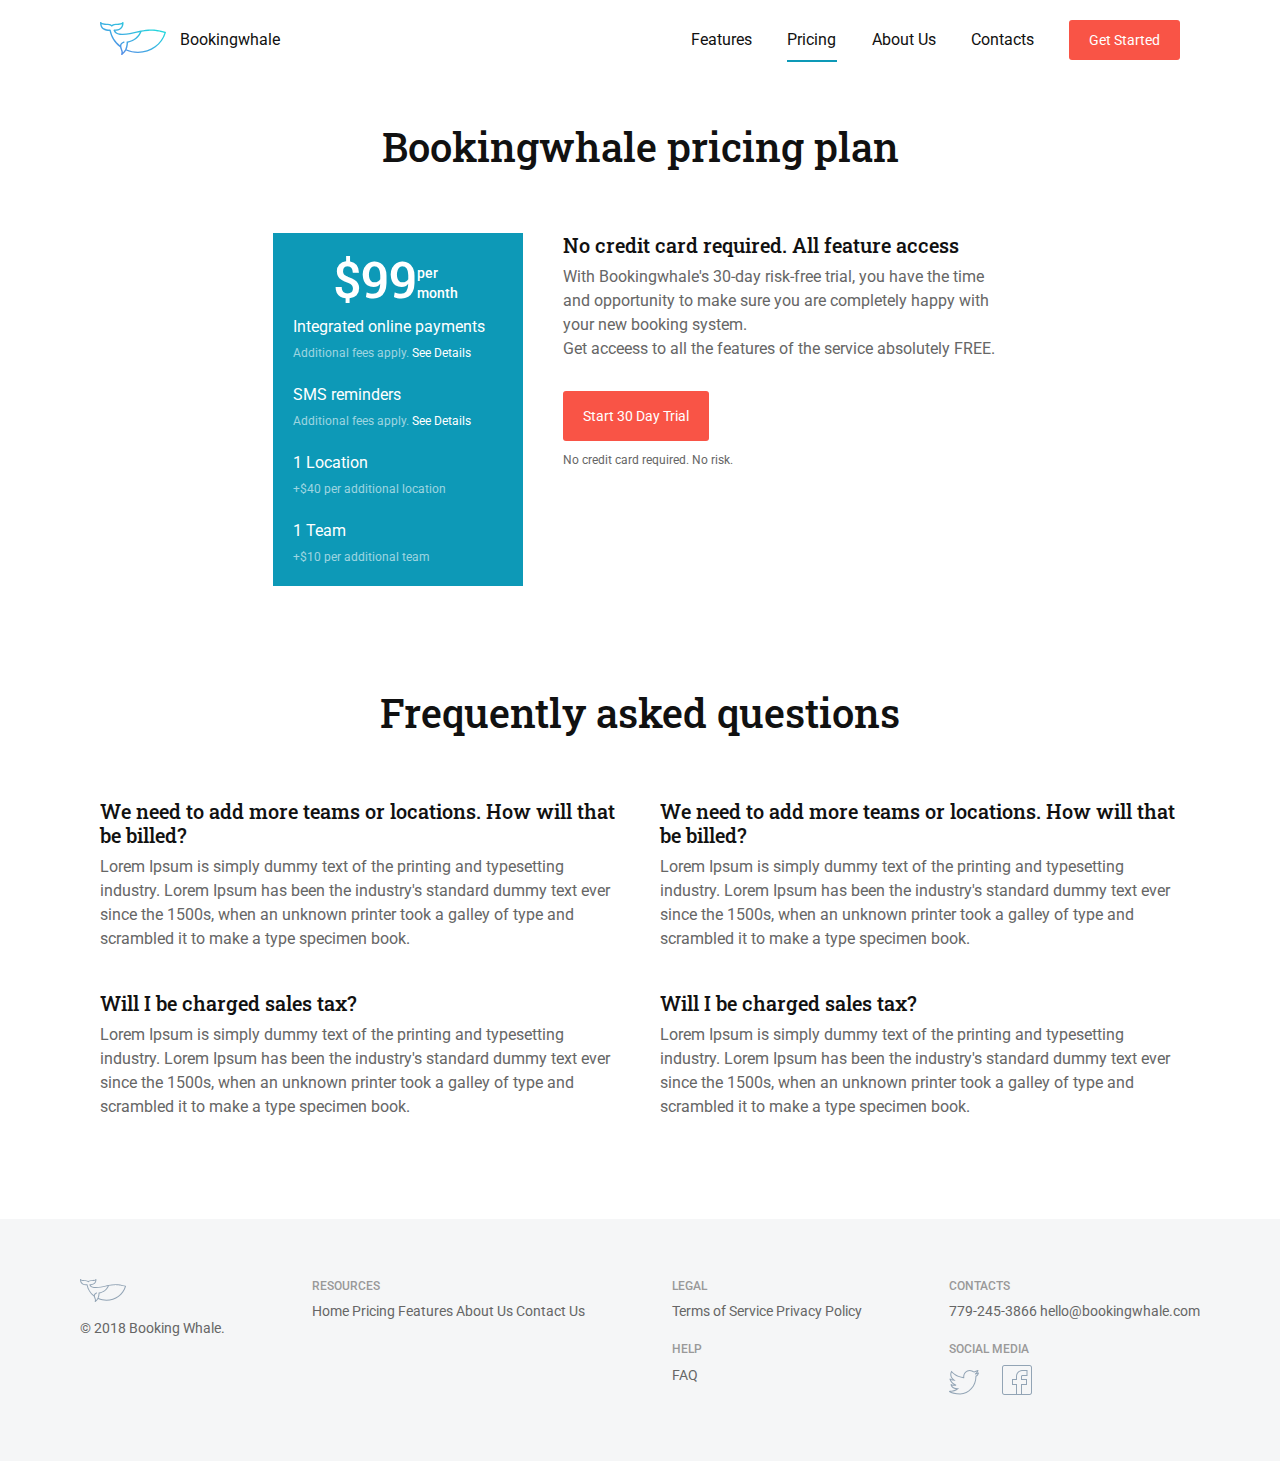
<file: pricing.html>
<!DOCTYPE html>
<html>
<head>
	<title>Pricing</title>
	<meta name="viewport" content="width=device-width, initial-scale=1, maximum-scale=1, user-scalable=no">
	<link rel="stylesheet" href="https://maxcdn.bootstrapcdn.com/bootstrap/4.0.0/css/bootstrap.min.css" integrity="sha384-Gn5384xqQ1aoWXA+058RXPxPg6fy4IWvTNh0E263XmFcJlSAwiGgFAW/dAiS6JXm" crossorigin="anonymous">
	<link rel="stylesheet" type="text/css" href="style.css">
</head>
<body>
<div class="main-wrapper">
	<!-- ============================= HEADER ============================= -->
	<div class="header">
		<div class="logo">
			<a href="index.html">
				<svg width="66" height="33" viewBox="0 0 66 33" xmlns="http://www.w3.org/2000/svg" xmlns:xlink="http://www.w3.org/1999/xlink">
					<defs>
						<linearGradient id="b" x1="1.444%" y1="0%" y2="100%">
							<stop stop-color="#17EAD9" offset="0%"></stop>
							<stop stop-color="#6078EA" offset="100%"></stop>
						</linearGradient>
							<path id="a" d="M61.093 29.61c-.464-.086-.83.157-.9.523-1.164 6.116-4.506 11.414-9.18 15.232a4.427 4.427 0 0 0-.135-.666c-.402-1.345-1.447-2.427-3.47-3.189-.365-.137-.78.033-.923.38a.67.67 0 0 0 .4.878c1.562.586 2.348 1.36 2.627 2.296.123.413.152.87.114 1.362-.026.02-.361 1.65-.361 1.65l-.195.371.147-.09-.106.327c-.12.353-.246.677-.365.986-.376.963-.702 1.795-.66 2.868a10.74 10.74 0 0 1-1.848-2.51c.062-.03.123-.062.185-.094l-.264.032-.567-1.08.048-.115c-1.373-3.347-1.217-6.678-1.217-6.692-.002-.054-.006-.08-.01-.108a.58.58 0 0 0-.029-.126c-.03-.074-.044-.097-.055-.12a1.055 1.055 0 0 0-.079-.105 1.086 1.086 0 0 0-.097-.089.752.752 0 0 0-.244-.117c-3.147-.428-5.95-1.64-8.237-3.442a15.563 15.563 0 0 1-4.565-5.809c1.018.23 2.028.47 3.033.71 4.636 1.105 9.256 2.206 14.9 2.113.362-.007.716-.017 1.059-.031a49.24 49.24 0 0 0 1.083-.06c1.72-.21 3.009-.681 3.999-1.37 1.127-.782 1.86-1.836 2.26-3.062.011-.039.015-.063.019-.088a.48.48 0 0 0 .009-.128c-.006-.093-.013-.114-.019-.135-.023-.082-.034-.103-.044-.124-.038-.075-.053-.093-.066-.112-.055-.067-.071-.08-.09-.096a.638.638 0 0 0-.108-.083c-.078-.044-.104-.052-.13-.061a.59.59 0 0 0-.132-.033c-2.196-.114-4.23-.449-5.7-1.457-1.145-.787-1.972-2.018-2.264-3.927 1.284.602 3.014.68 4.736.757 2.136.096 4.255.19 4.928 1.3a.727.727 0 0 0 1.228 0c.675-1.11 2.792-1.204 4.924-1.3 1.724-.077 3.456-.155 4.736-.757-.308 2.03-1.227 3.294-2.488 4.074-1.566.968-3.705 1.247-5.887 1.317zM16.246 46.277c-4.52-3.3-7.966-7.932-9.658-13.389.431-.13 1.276-.364 1.276-.364l1.394-.364 1.171-.274 1.415-.297 1.19-.214 1.443-.217 1.21-.149 2.723-.2 1.543-.033s.867.005 1.293.018l1.646.084c2.308.16 4.46.506 6.543.928 1.093 2.86 2.954 5.33 5.333 7.207a18.123 18.123 0 0 0 8.236 3.621c.02 1.183.207 3.953 1.378 6.745A28.72 28.72 0 0 1 33.043 51.7c-6.244 0-12.098-1.996-16.797-5.424zm53.446-23.962c-.741 1.123-2.891 1.22-5.025 1.314-2.118.096-4.224.19-5.473 1.257-1.25-1.066-3.355-1.16-5.472-1.257-2.136-.095-4.287-.191-5.027-1.314A.722.722 0 0 0 48.09 22c-.39.002-.705.305-.704.676.015 3.322 1.183 5.338 2.967 6.562 1.494 1.027 3.393 1.46 5.388 1.633a4.496 4.496 0 0 1-1.399 1.567c-.818.57-1.914.96-3.331 1.114a35.256 35.256 0 0 1-1.997.088c-5.445.09-9.978-.992-14.53-2.078a163.065 163.065 0 0 0-4.28-.979.737.737 0 0 0-.196-.042c-6.59-1.37-13.828-2.02-24.374 1.218-.487.112-.713.483-.61.842 1.697 6.03 5.42 11.144 10.362 14.748 4.939 3.604 11.095 5.702 17.657 5.702 4.225 0 8.266-.872 11.922-2.441.854 1.594 2.075 3.117 3.824 4.272.323.21.764.133.986-.172a.649.649 0 0 0 .086-.604c-.647-1.77-.27-2.74.21-3.969.128-.326.262-.669.388-1.042.227-.676.402-1.324.502-1.946.228-.17.457-.338.677-.515 4.92-3.909 8.477-9.367 9.825-15.69 2.29-.096 4.537-.438 6.288-1.52 1.936-1.198 3.223-3.236 3.247-6.716a.666.666 0 0 0-.33-.605.73.73 0 0 0-.977.212z"></path>
						</defs>
						<use fill="url(#b)" transform="matrix(-1 0 0 1 71 -22)" xlink:href="#a" fill-rule="evenodd"></use>
				</svg>
				<span class="logo-txt">Bookingwhale<span>
			</a>
		</div>
		<div class="nav">
			<a href="#">Features</a>
			<a href="#" class="active">Pricing</a>
			<a href="#">About Us</a>
			<a href="#">Contacts</a>
			<button class="get-started button medium">Get Started</button>
		</div>
		<div class="burger-menu" onclick="hide(1)">
			<span></span>
			<span></span>
			<span></span>
		</div>
	</div>
	<!-- ============================= CONTENT ============================= -->
	<div class="pricing-wrapper">
		<h2 class="caption">Bookingwhale pricing plan</h2>
		<div class="pricing-content">
			<div class="per-month">
				<h2>$99<span class="small-text">per month</span></h2>
				<p class="main-text">Integrated online payments</p>
				<span class="secondary-text">Additional fees apply. <a href="#">See Details</a></span>
				<p class="main-text">SMS reminders</p>
				<span class="secondary-text">Additional fees apply. <a href="#">See Details</a></span>
				<p class="main-text">1 Location</p>
				<span class="secondary-text">+$40 per additional location</span>
				<p class="main-text">1 Team</p>
				<span class="secondary-text">+$10 per additional team</span>
			</div>
			<div class="pricing-info">
				<h3>No credit card required. All feature access</h3>
				<p class="secondary-color">With Bookingwhale's 30-day risk-free trial, you have the time and opportunity to make sure you are completely happy with your new booking system.</p>
				<p class="secondary-color">Get acceess to all the features of the service absolutely FREE.</p>
				<button class="button large">Start 30 Day Trial</button>
				<p class="secondary-text secondary-color">No credit card required. No risk.</p>
			</div>
		</div>
	</div>
	<div class="block faq-wrapper">
		<h2 class="faq-caption">Frequently asked questions</h2>
		<div class="faq">
			<div>
				<h3>We need to add more teams or locations. How will that be billed?</h3>
				<p class="secondary-color">Lorem Ipsum is simply dummy text of the printing and typesetting industry. Lorem Ipsum has been the industry's standard dummy text ever since the 1500s, when an unknown printer took a galley of type and scrambled it to make a type specimen book.</p>
				<div class="divider"></div>
				<h3>Will I be charged sales tax?</h3>
				<p class="secondary-color">Lorem Ipsum is simply dummy text of the printing and typesetting industry. Lorem Ipsum has been the industry's standard dummy text ever since the 1500s, when an unknown printer took a galley of type and scrambled it to make a type specimen book.</p>
			</div>
			<div>
				<h3>We need to add more teams or locations. How will that be billed?</h3>
				<p class="secondary-color">Lorem Ipsum is simply dummy text of the printing and typesetting industry. Lorem Ipsum has been the industry's standard dummy text ever since the 1500s, when an unknown printer took a galley of type and scrambled it to make a type specimen book.</p>
				<div class="divider"></div>
				<h3>Will I be charged sales tax?</h3>
				<p class="secondary-color">Lorem Ipsum is simply dummy text of the printing and typesetting industry. Lorem Ipsum has been the industry's standard dummy text ever since the 1500s, when an unknown printer took a galley of type and scrambled it to make a type specimen book.</p>
			</div>
		</div>
	</div>
</div>
<!-- ============================= FOOTER ============================= -->
<div class="footer">
	<div class="footer-content">
		<div>
			<div class="footer-svg">
				<svg width="46" height="23" viewBox="0 0 46 23" fill="none" xmlns="http://www.w3.org/2000/svg">
				<path fill-rule="evenodd" clip-rule="evenodd" d="M39.0944 5.30301C38.7711 5.2432 38.5155 5.41287 38.467 5.66798C37.6556 9.93044 35.3262 13.6229 32.0691 16.2838C32.0474 16.1252 32.0193 15.9701 31.9746 15.82C31.6947 14.8825 30.9664 14.1282 29.5557 13.5972C29.3015 13.502 29.0127 13.6204 28.913 13.8621C28.8133 14.1038 28.9386 14.3772 29.1916 14.4736C30.2802 14.8825 30.8284 15.4221 31.0226 16.0739C31.1082 16.362 31.1287 16.6805 31.1019 17.0235C31.084 17.037 30.8501 18.1734 30.8501 18.1734L30.7147 18.4322C30.7492 18.4114 30.7824 18.3906 30.8169 18.3699C30.7926 18.4456 30.7684 18.52 30.7428 18.5969C30.6597 18.8435 30.5716 19.0693 30.4885 19.2842C30.2266 19.9555 29.9991 20.5353 30.0285 21.2836C29.4957 20.7514 29.074 20.152 28.7405 19.5344C28.784 19.5124 28.8261 19.4904 28.8696 19.4685L28.6856 19.4904L28.2907 18.7385L28.324 18.658C27.3669 16.3253 27.4755 14.0037 27.4755 13.9939C27.4742 13.9561 27.4717 13.9378 27.4691 13.9182C27.4602 13.8645 27.4551 13.8462 27.4487 13.8304C27.427 13.7791 27.418 13.7632 27.4103 13.7474C27.3784 13.701 27.3669 13.6875 27.3554 13.6741C27.3158 13.6351 27.3017 13.6229 27.2877 13.6119C27.2404 13.5801 27.2238 13.5716 27.2072 13.563C27.1535 13.5399 27.1369 13.535 27.1177 13.5301C24.9238 13.2323 22.9701 12.3876 21.3767 11.1315C20.012 10.0549 18.9131 8.6744 18.195 7.0827C18.9042 7.2426 19.6082 7.40983 20.3084 7.57705C23.5399 8.34727 26.76 9.11505 30.693 9.05036C30.946 9.04548 31.1926 9.03815 31.4315 9.02839C31.6999 9.01618 31.9529 9.00275 32.1867 8.98689C33.3852 8.84041 34.2835 8.51206 34.9735 8.03235C35.7594 7.48673 36.2705 6.7519 36.549 5.89746C36.5567 5.87061 36.5593 5.85352 36.5618 5.83643C36.5708 5.76929 36.5695 5.75831 36.5682 5.74732C36.5644 5.68263 36.5593 5.66798 36.5554 5.65333C36.5388 5.59596 36.5311 5.58132 36.5248 5.56667C36.4979 5.51418 36.4877 5.50197 36.4788 5.48855C36.4404 5.44216 36.4289 5.4324 36.4161 5.42141C36.3689 5.38113 36.3561 5.37259 36.3408 5.36404C36.2858 5.33353 36.2679 5.32742 36.25 5.32132C36.1951 5.30301 36.1772 5.30057 36.158 5.29813C34.6272 5.21879 33.2102 4.98565 32.1854 4.28256C31.3868 3.7345 30.8105 2.87639 30.6074 1.5459C31.5018 1.9658 32.708 2.0195 33.9079 2.07321C35.3965 2.14035 36.8736 2.20626 37.3425 2.98014C37.478 3.20474 37.7795 3.28286 38.0159 3.15347C38.0951 3.11075 38.1565 3.04972 38.1986 2.97892C38.6689 2.20626 40.1447 2.14035 41.6308 2.07321C42.8319 2.0195 44.0394 1.9658 44.9313 1.5459C44.7166 2.96061 44.0764 3.84191 43.1973 4.38509C42.1061 5.0601 40.6149 5.25419 39.0944 5.30301ZM7.83845 16.92C4.68744 14.6204 2.28649 11.3918 1.1071 7.5883C1.40738 7.49797 1.99644 7.3344 1.99644 7.3344L2.96755 7.08051L3.78405 6.89009L4.7705 6.68259L5.59978 6.53367L6.60539 6.38231L7.44872 6.27856L9.34623 6.1394L10.4221 6.11621C10.4221 6.11621 11.0265 6.11987 11.323 6.12842L12.4704 6.18701C14.0791 6.29931 15.5792 6.53977 17.0308 6.83394C17.7924 8.82724 19.0893 10.5496 20.7479 11.8569C22.3706 13.1361 24.3397 14.0223 26.4877 14.3811C26.5017 15.2051 26.632 17.1361 27.4485 19.0818C25.0246 20.1218 22.3476 20.7003 19.5455 20.7003C15.1934 20.7003 11.1134 19.3088 7.83845 16.92ZM45.0881 0.219765C44.5719 1.00219 43.0731 1.06933 41.5857 1.13524C40.1099 1.20238 38.6417 1.26829 37.7715 2.01166C36.9001 1.26829 35.4332 1.20238 33.9574 1.13524C32.4688 1.06933 30.9699 1.00219 30.4537 0.219765C30.3655 0.0879364 30.2109 5.07393e-05 30.0333 5.07393e-05C29.7611 0.00127137 29.5414 0.212441 29.5426 0.471216C29.5529 2.78676 30.3668 4.19171 31.6101 5.04493C32.6515 5.76022 33.9753 6.06172 35.3655 6.18256C35.1355 6.60734 34.816 6.97842 34.3905 7.27503C33.8207 7.67174 33.0565 7.94394 32.0688 8.05135C31.8235 8.06844 31.596 8.08187 31.3903 8.09042C31.1386 8.10018 30.9022 8.10872 30.6773 8.11239C26.8823 8.17586 23.7224 7.42151 20.5496 6.66471C19.5632 6.42913 18.5755 6.19477 17.5673 5.98238C17.5238 5.96651 17.4778 5.95675 17.4306 5.95308C12.8369 4.99733 7.79226 4.54447 0.442471 6.80142C0.102581 6.87955 -0.0545857 7.13832 0.01697 7.38855C1.20019 11.5912 3.79537 15.1554 7.23899 17.6675C10.6813 20.1796 14.9721 21.6419 19.5453 21.6419C22.4906 21.6419 25.3068 21.034 27.8547 19.9403C28.4501 21.0511 29.3011 22.1131 30.5201 22.9175C30.745 23.0639 31.053 23.0102 31.2076 22.7978C31.2996 22.6697 31.3175 22.5134 31.2676 22.3767C30.8166 21.1439 31.0798 20.4676 31.4133 19.6108C31.5028 19.3837 31.596 19.1445 31.6842 18.8845C31.8426 18.4133 31.964 17.9617 32.0343 17.5284C32.1928 17.41 32.3525 17.2928 32.5058 17.1695C35.9354 14.445 38.4143 10.6403 39.3534 6.23383C40.9494 6.1667 42.5159 5.92867 43.7362 5.17432C45.0856 4.33941 45.9826 2.91859 45.9992 0.493187C46.0068 0.329622 45.9263 0.166057 45.7692 0.0720682C45.5379 -0.0658635 45.2338 5.07388e-05 45.0881 0.219765Z" transform="translate(46) scale(-1 1)" fill="#92A4B5"/>
				<mask id="mask0" mask-type="alpha" maskUnits="userSpaceOnUse" x="0" y="0" width="46" height="23">
					<path fill-rule="evenodd" clip-rule="evenodd" d="M39.0944 5.30301C38.7711 5.2432 38.5155 5.41287 38.467 5.66798C37.6556 9.93044 35.3262 13.6229 32.0691 16.2838C32.0474 16.1252 32.0193 15.9701 31.9746 15.82C31.6947 14.8825 30.9664 14.1282 29.5557 13.5972C29.3015 13.502 29.0127 13.6204 28.913 13.8621C28.8133 14.1038 28.9386 14.3772 29.1916 14.4736C30.2802 14.8825 30.8284 15.4221 31.0226 16.0739C31.1082 16.362 31.1287 16.6805 31.1019 17.0235C31.084 17.037 30.8501 18.1734 30.8501 18.1734L30.7147 18.4322C30.7492 18.4114 30.7824 18.3906 30.8169 18.3699C30.7926 18.4456 30.7684 18.52 30.7428 18.5969C30.6597 18.8435 30.5716 19.0693 30.4885 19.2842C30.2266 19.9555 29.9991 20.5353 30.0285 21.2836C29.4957 20.7514 29.074 20.152 28.7405 19.5344C28.784 19.5124 28.8261 19.4904 28.8696 19.4685L28.6856 19.4904L28.2907 18.7385L28.324 18.658C27.3669 16.3253 27.4755 14.0037 27.4755 13.9939C27.4742 13.9561 27.4717 13.9378 27.4691 13.9182C27.4602 13.8645 27.4551 13.8462 27.4487 13.8304C27.427 13.7791 27.418 13.7632 27.4103 13.7474C27.3784 13.701 27.3669 13.6875 27.3554 13.6741C27.3158 13.6351 27.3017 13.6229 27.2877 13.6119C27.2404 13.5801 27.2238 13.5716 27.2072 13.563C27.1535 13.5399 27.1369 13.535 27.1177 13.5301C24.9238 13.2323 22.9701 12.3876 21.3767 11.1315C20.012 10.0549 18.9131 8.6744 18.195 7.0827C18.9042 7.2426 19.6082 7.40983 20.3084 7.57705C23.5399 8.34727 26.76 9.11505 30.693 9.05036C30.946 9.04548 31.1926 9.03815 31.4315 9.02839C31.6999 9.01618 31.9529 9.00275 32.1867 8.98689C33.3852 8.84041 34.2835 8.51206 34.9735 8.03235C35.7594 7.48673 36.2705 6.7519 36.549 5.89746C36.5567 5.87061 36.5593 5.85352 36.5618 5.83643C36.5708 5.76929 36.5695 5.75831 36.5682 5.74732C36.5644 5.68263 36.5593 5.66798 36.5554 5.65333C36.5388 5.59596 36.5311 5.58132 36.5248 5.56667C36.4979 5.51418 36.4877 5.50197 36.4788 5.48855C36.4404 5.44216 36.4289 5.4324 36.4161 5.42141C36.3689 5.38113 36.3561 5.37259 36.3408 5.36404C36.2858 5.33353 36.2679 5.32742 36.25 5.32132C36.1951 5.30301 36.1772 5.30057 36.158 5.29813C34.6272 5.21879 33.2102 4.98565 32.1854 4.28256C31.3868 3.7345 30.8105 2.87639 30.6074 1.5459C31.5018 1.9658 32.708 2.0195 33.9079 2.07321C35.3965 2.14035 36.8736 2.20626 37.3425 2.98014C37.478 3.20474 37.7795 3.28286 38.0159 3.15347C38.0951 3.11075 38.1565 3.04972 38.1986 2.97892C38.6689 2.20626 40.1447 2.14035 41.6308 2.07321C42.8319 2.0195 44.0394 1.9658 44.9313 1.5459C44.7166 2.96061 44.0764 3.84191 43.1973 4.38509C42.1061 5.0601 40.6149 5.25419 39.0944 5.30301ZM7.83845 16.92C4.68744 14.6204 2.28649 11.3918 1.1071 7.5883C1.40738 7.49797 1.99644 7.3344 1.99644 7.3344L2.96755 7.08051L3.78405 6.89009L4.7705 6.68259L5.59978 6.53367L6.60539 6.38231L7.44872 6.27856L9.34623 6.1394L10.4221 6.11621C10.4221 6.11621 11.0265 6.11987 11.323 6.12842L12.4704 6.18701C14.0791 6.29931 15.5792 6.53977 17.0308 6.83394C17.7924 8.82724 19.0893 10.5496 20.7479 11.8569C22.3706 13.1361 24.3397 14.0223 26.4877 14.3811C26.5017 15.2051 26.632 17.1361 27.4485 19.0818C25.0246 20.1218 22.3476 20.7003 19.5455 20.7003C15.1934 20.7003 11.1134 19.3088 7.83845 16.92ZM45.0881 0.219765C44.5719 1.00219 43.0731 1.06933 41.5857 1.13524C40.1099 1.20238 38.6417 1.26829 37.7715 2.01166C36.9001 1.26829 35.4332 1.20238 33.9574 1.13524C32.4688 1.06933 30.9699 1.00219 30.4537 0.219765C30.3655 0.0879364 30.2109 5.07393e-05 30.0333 5.07393e-05C29.7611 0.00127137 29.5414 0.212441 29.5426 0.471216C29.5529 2.78676 30.3668 4.19171 31.6101 5.04493C32.6515 5.76022 33.9753 6.06172 35.3655 6.18256C35.1355 6.60734 34.816 6.97842 34.3905 7.27503C33.8207 7.67174 33.0565 7.94394 32.0688 8.05135C31.8235 8.06844 31.596 8.08187 31.3903 8.09042C31.1386 8.10018 30.9022 8.10872 30.6773 8.11239C26.8823 8.17586 23.7224 7.42151 20.5496 6.66471C19.5632 6.42913 18.5755 6.19477 17.5673 5.98238C17.5238 5.96651 17.4778 5.95675 17.4306 5.95308C12.8369 4.99733 7.79226 4.54447 0.442471 6.80142C0.102581 6.87955 -0.0545857 7.13832 0.01697 7.38855C1.20019 11.5912 3.79537 15.1554 7.23899 17.6675C10.6813 20.1796 14.9721 21.6419 19.5453 21.6419C22.4906 21.6419 25.3068 21.034 27.8547 19.9403C28.4501 21.0511 29.3011 22.1131 30.5201 22.9175C30.745 23.0639 31.053 23.0102 31.2076 22.7978C31.2996 22.6697 31.3175 22.5134 31.2676 22.3767C30.8166 21.1439 31.0798 20.4676 31.4133 19.6108C31.5028 19.3837 31.596 19.1445 31.6842 18.8845C31.8426 18.4133 31.964 17.9617 32.0343 17.5284C32.1928 17.41 32.3525 17.2928 32.5058 17.1695C35.9354 14.445 38.4143 10.6403 39.3534 6.23383C40.9494 6.1667 42.5159 5.92867 43.7362 5.17432C45.0856 4.33941 45.9826 2.91859 45.9992 0.493187C46.0068 0.329622 45.9263 0.166057 45.7692 0.0720682C45.5379 -0.0658635 45.2338 5.07388e-05 45.0881 0.219765Z" transform="translate(46) scale(-1 1)" fill="white"/>
				</mask>
				</svg>
			</div>
			© 2018 Booking Whale.
		</div>
		<div>
			<h4>resources</h4>
			<a href="#">Home</a>
			<a href="#">Pricing</a>
			<a href="#">Features</a>
			<a href="#">About Us</a>
			<a href="#">Contact Us</a>
		</div>
		<div>
			<span class="upper-block">
				<h4>legal</h4>
				<a href="#">Terms of Service</a>
				<a href="#">Privacy Policy</a>
			</span>
			<h4>help</h4>
			<a href="#">FAQ</a>
		</div>
		<div>
			<span class="upper-block">
				<h4>contacts</h4>
				<a href="tel:7792453866">779-245-3866</a>
				<a href="mailto:hello@bookingwhale.com">hello@bookingwhale.com</a>
			</span>
			<h4>social media</h4>
			<a href="#" class="media-svg twitter">
				<svg width="30" height="25" viewBox="0 0 30 25" fill="none" xmlns="http://www.w3.org/2000/svg">
					<path fill-rule="evenodd" clip-rule="evenodd" d="M29.5824 2.6212C29.6586 2.64952 29.7289 2.69249 29.7855 2.74815C29.893 2.85557 29.9496 3.01475 29.9574 3.17003C29.9594 3.23448 29.9535 3.29893 29.9379 3.3585C29.7523 3.95811 29.4906 4.49132 29.1703 4.94932C28.7015 5.61729 28.1098 6.12803 27.4476 6.46007V6.61241C27.4476 16.4259 20.1254 24.4093 11.1762 24.4093C6.141 24.4093 2.07459 23.544 0.244516 22.0704C0.107797 21.9337 0.0160002 21.7735 0.00232835 21.5909C-0.00548415 21.5021 0.0062346 21.4073 0.0394377 21.3067C0.141 21.0528 0.39686 20.8497 0.701547 20.8497C3.70155 20.7989 5.63319 20.087 7.1078 19.2228C4.26014 18.8663 2.48084 17.4933 1.56483 14.9005C1.46327 14.6466 1.56483 14.3917 1.76991 14.2394C1.97303 14.087 2.27772 14.087 2.48084 14.1886C3.24452 14.6974 4.00623 14.7989 4.92225 14.7989C2.98866 13.629 1.20936 11.6974 0.498422 9.30675C0.467172 9.14757 0.494516 8.96885 0.570688 8.83214C0.61561 8.75108 0.676156 8.68467 0.752328 8.64659C1.00623 8.49327 1.26014 8.54503 1.46327 8.69737C1.79334 8.9669 2.141 9.1837 2.55897 9.34776C2.84998 9.46202 3.1742 9.54991 3.5492 9.61241C1.56483 7.57823 0.346078 4.57823 2.07459 1.27354L2.37928 0.66319L2.88709 1.17198C6.03944 4.47667 8.93788 6.00206 14.2269 7.01866V6.81553C14.2269 3.10362 17.1254 0.0528388 20.7348 0.00205757C22.1586 0.00205757 24.141 1.01866 24.9555 1.47667C24.975 1.47667 24.9945 1.48448 25.0101 1.49034C25.0375 1.50108 25.057 1.50792 25.057 1.47667C26.0746 1.17198 27.2953 0.66319 28.7172 0.0528388C28.9223 -0.0487237 29.1762 0.00205757 29.3285 0.154401C29.4808 0.307722 29.5316 0.510847 29.4301 0.764753C29.2914 1.15245 29.1078 1.55479 28.8715 1.95616C28.6742 2.2921 28.4379 2.62706 28.1586 2.95128L29.1762 2.59581C29.3051 2.56358 29.4535 2.57139 29.5824 2.6212ZM26.4301 5.7462L26.7367 5.64464C27.7015 5.28819 28.2621 4.5255 28.6176 3.86534L26.6351 4.52647C26.3793 4.62803 26.0746 4.52647 25.973 4.27159C25.9125 4.12217 25.9047 3.95421 25.9515 3.81065C25.9828 3.71007 26.0414 3.62217 26.1254 3.55967C26.9398 2.89854 27.5492 2.18663 28.0062 1.42393C26.9906 1.83116 26.0746 2.18663 25.3129 2.44151C25.1742 2.48741 25.0355 2.50206 24.8969 2.49034C24.7308 2.47569 24.5629 2.42296 24.3969 2.33995L24.3734 2.32823C23.7875 2.00694 21.889 0.967878 20.7367 1.01768C17.6859 1.06846 15.2445 3.66124 15.2445 6.81456V8.23741L14.6351 8.13585C9.04139 7.11925 5.93983 5.64464 2.68592 2.44151C1.16053 6.30577 4.31288 9.0001 5.37928 9.7628L6.65077 10.6788H5.07459C4.58827 10.6788 4.07655 10.6554 3.56483 10.5802C3.00819 10.4991 2.45155 10.3575 1.92225 10.1192C3.04139 12.4581 5.3285 14.1866 7.26209 14.7462L7.10975 15.7628C6.70155 15.7628 6.2953 15.7628 5.88905 15.8146C4.82069 15.8653 3.85389 15.8653 2.93983 15.5597C3.95545 17.4923 5.7367 18.3058 8.63514 18.3058H10.1605L8.88905 19.2208C7.31288 20.4415 5.27772 21.5597 1.76991 21.8146C3.44764 22.628 6.5492 23.3907 11.1762 23.3907C19.5668 23.3907 26.4301 15.8653 26.4301 6.61046V5.7462Z" transform="translate(0 0.000976562)" fill="#92A4B5"/>
				</svg>
			</a>
			<a href="#" class="media-svg">
				<svg width="30" height="30" viewBox="0 0 30 30" fill="none" xmlns="http://www.w3.org/2000/svg">
					<path fill-rule="evenodd" clip-rule="evenodd" d="M27.5 0H2.5C1.09961 0 0 1.09961 0 2.5V27.5C0 28.9004 1.09961 30 2.5 30H14H20H27.5C28.9004 30 30 28.9004 30 27.5V2.5C30 1.09961 28.9004 0 27.5 0ZM15 29V19H11V15H15V11.5C15 8.65039 17.1992 6.25 20 6H24.5V10H20.5C19.6504 10 19 10.6504 19 11.5V15H24V19H19V29H15ZM27.5 29C28.3496 29 29 28.3496 29 27.5V2.5C29 1.65039 28.3496 1 27.5 1H2.5C1.65039 1 1 1.65039 1 2.5V27.5C1 28.3496 1.65039 29 2.5 29H14V20H10V14H14V11.5C14 8.15039 16.5996 5.2998 19.9492 5H25.5V11H20.5C20.1992 11 20 11.2002 20 11.5V14H25V20H20V29H27.5Z" fill="#92A4B5"/>
				</svg>
			</a>
		</div>
	</div>
</div>
<!-- ============================= SIDE MENU ============================= -->
<div id="side-menu">
	<div class="mleft-side" onclick="hide(2)"></div>
	<div class="mright-side">
		<a href="#">Features</a><br>
		<a href="pricing.html">Pricing</a><br>
		<a href="#">About Us</a><br>
		<a href="#">Contacts</a><br>
		<button class="get-started button medium">Get Started</button>
	</div>
</div>
</body>
<script src="https://code.jquery.com/jquery-3.2.1.slim.min.js" integrity="sha384-KJ3o2DKtIkvYIK3UENzmM7KCkRr/rE9/Qpg6aAZGJwFDMVNA/GpGFF93hXpG5KkN" crossorigin="anonymous"></script>
<script src="https://cdnjs.cloudflare.com/ajax/libs/popper.js/1.12.9/umd/popper.min.js" integrity="sha384-ApNbgh9B+Y1QKtv3Rn7W3mgPxhU9K/ScQsAP7hUibX39j7fakFPskvXusvfa0b4Q" crossorigin="anonymous"></script>
<script src="https://maxcdn.bootstrapcdn.com/bootstrap/4.0.0/js/bootstrap.min.js" integrity="sha384-JZR6Spejh4U02d8jOt6vLEHfe/JQGiRRSQQxSfFWpi1MquVdAyjUar5+76PVCmYl" crossorigin="anonymous"></script>
<script type="text/javascript">
	function hide(sumVal) {
		if (sumVal == 1) {
			document.getElementById("side-menu").style.width = "100%";
		} else if (sumVal == 2) {
			document.getElementById("side-menu").style.width = "0%";
		}
	}
</script>
</html>
</file>
<file: style.css>
@import url(https://fonts.googleapis.com/css?family=Roboto|Roboto+Slab);.primary-color{color:#111}.secondary-color{color:#666}.tertiary-color{line-height:26px;color:#999}*{margin:0;padding:0;box-sizing:border-box;font-family:Roboto,sans-serif}h1,h2,h3{font-family:'Roboto Slab',sans-serif;color:#111}h1{line-height:72px;font-size:60px}h2{line-height:53px;font-size:40px}h3,h4{font-size:20px}p{margin:0}html{height:100%}body{display:flex;flex-direction:column;height:100vh;font-size:16px;overflow-x:hidden}a,a:hover{text-decoration:none;color:#111}input::placeholder{color:#999}.main-text{line-height:26px;font-size:16px}.secondary-text{font-size:12px}.main-wrapper{width:100%;max-width:1120px;margin:0 auto;padding:0 20px;flex:1 0 auto;background-size:100%}.block{margin-bottom:100px}.button,.button:focus{height:60px;padding:0 20px;border-radius:3px;cursor:pointer;border:none;outline:0;font-size:14px}.button.small{height:30px}.button.medium{height:40px}.button.large{height:50px}.special-input{position:relative}.special-input input,.special-input input:focus{width:100%;height:50px;padding:0 115px 0 10px;outline:0;border:1px solid #DADADA;border-radius:3px}.special-input .button{position:absolute;top:5px;right:5px;color:#fff;background:#F95446}.blue-line{width:40px;height:4px;background:linear-gradient(173.84deg,#0992E5 0,#1AB9CB 92.43%)}.blue-line.center{margin:0 auto}.header{height:80px;display:flex;justify-content:space-between;line-height:80px}.header .logo{margin-top:10px}.logo-txt{display:inline-block;position:relative;top:-10px;left:10px}.nav a{margin-right:35px}.nav a.active:after{display:block;content:" ";width:50px;height:2px;position:relative;top:-20px;background:#0D99B7}.get-started,.get-started:hover{margin-top:20px;background:#F95446;line-height:20px;color:#fff;cursor:pointer}.h1-block{position:absolute;top:0;left:0;width:100%;margin-top:80px;background:#0D99B7;color:#fff}.h1-block .h1-content{max-width:540px}.h1-block .h1-content h1{margin-bottom:30px;color:#fff}.h1-block .header-input{margin:30px 0 10px 0;max-width:370px}.h1-wrapper{max-width:1120px;margin:0 auto;padding:75px 20px 250px 20px}.special-divider{width:100%;height:736px}.why-block{text-align:center}.why-block .blue-line{margin-bottom:50px}.why-block .button{margin-top:40px;background:#0D99B7;color:#fff}.why-content{display:flex;justify-content:space-between;margin-bottom:20px}.why-content div{width:50%;margin:0 10px}.why-content h4{margin:10px 0}.why-img{display:inline-block;margin:20px 0}.trusted{text-align:center}.trusted .trusted-content{display:flex;justify-content:space-around;margin-top:40px}.trusted .trusted-side{width:50%;display:flex;justify-content:space-around}.pill-wrap{position:relative}.pill-wrap:before{position:absolute;top:-270px;right:-825px;display:block;content:" ";width:1786px;height:1611px;z-index:-2;background:url(images/grey-pill.svg) no-repeat center;background-size:100%}.question-block{display:flex;justify-content:space-between}.qleft-side,.qright-side{width:50%}.qleft-side h3,.qright-side h3{margin-bottom:20px;color:#242A3E}.qleft-side p,.qright-side p{margin-bottom:20px}.qleft-side .button,.qright-side .button{width:220px}.qleft-side .blue-line,.qright-side .blue-line{margin-bottom:40px}.qright-side .button{color:#fff;background:linear-gradient(342.73deg,#1DC58D 6.45%,#1DC0B8 94.28%)}.qleft-side .button{color:#fff;background:linear-gradient(158.95deg,#F9615E 14.45%,#FF625F 72.89%)}.qright-side.hidden .qimg-wrapper{position:relative;display:inline-block;float:left;margin-left:40px}.qright-side.hidden .qimg-wrapper img{float:left}.qleft-side.hidden .qimg-wrapper{display:inline-block;float:right;margin-right:40px}.qleft-side.hidden .qimg-wrapper img{float:right}.qleft-side.hidden .qimg-wrapper:after{position:relative;left:0;top:-35px;display:block;content:" ";width:2070px;height:1068px;z-index:-2;background:url(images/green-pill.svg) no-repeat center;background-size:100%}.qright-side.hidden .qimg-wrapper:after{position:absolute;left:0;top:-35px;display:block;content:" ";width:1786px;height:1611px;z-index:-2;background:url(images/red-pill.svg) no-repeat center;background-size:100%}.carousel-h{text-align:center;margin-bottom:50px}.carousel-inner{padding-bottom:60px}.review-wrapper{display:flex;justify-content:center}.review{width:50%;max-width:440px;padding:30px;background:#fff;border-radius:20px;box-shadow:0 0 20px rgba(0,0,0,.1);border:1px solid grey;font-size:21px}.review:first-child{margin-right:40px}.names{color:#4F7B85;margin-top:20px}.carousel-indicators li{background:#C9C9C9}.carousel-indicators .active{background:linear-gradient(175.06deg,#0992E5 0,#1AB9CB 92.43%)}.investment{text-align:center}.investment p{margin:20px 0}.investment-input{margin:10px auto 0 auto;max-width:540px}.footer{padding:60px 20px;background:#F5F6F7}.footer-content{max-width:1120px;display:flex;justify-content:space-between;margin:0 auto;font-size:14px;color:#666}.footer-content a{color:#666}.footer-content h4{font-size:12px;text-transform:uppercase;color:#999}.footer-content .media-svg{display:inline-block}.footer-content .twitter{margin-right:20px}.footer-svg{margin-bottom:10px}.upper-block{display:block;margin-bottom:20px}.pricing-wrapper .caption{text-align:center;margin:40px 0 60px 0}.pricing-content{display:flex;justify-content:center}.per-month{width:100%;max-width:250px;padding:20px 20px 0 20px;background:#0D99B7;color:#fff}.per-month h2{font-size:50px;text-align:center;color:#fff}.per-month .small-text{display:inline-block;max-width:45px;font-size:14px;line-height:20px;text-align:left}.per-month .secondary-text{display:inline-block;margin-bottom:20px;color:rgba(255,255,255,.6)}.per-month .secondary-text a{color:#fff}.pricing-info{margin-left:40px;max-width:445px}.pricing-info .button{margin:30px 0 10px 0;color:#fff;background:#F95446}.faq{display:flex;justify-content:space-between}.faq div:first-child{margin-right:40px}.faq .divider{height:40px}.faq-caption{margin:100px 0 60px 0;text-align:center}#side-menu{display:flex;justify-content:center;position:fixed;top:0;right:0;width:0;height:100%;z-index:15;overflow:hidden;transition:.2s linear all}.mleft-side{width:30%;height:100%;background:rgba(0,0,0,.5)}.mright-side{width:70%;height:100%;padding:20px;background:#fff}.burger-menu{display:none;margin-top:20px;width:15px;height:12px;cursor:pointer}.burger-menu span{display:block;width:100%;height:2px;margin-bottom:3px;background:grey}@media only screen and (max-width:768px){.header{height:50px;line-height:50px}.nav{display:none}.burger-menu{display:block}.h1-wrapper{padding:40px 20px}.h1-block{margin-top:50px}.h1-block h1{font-size:38px;line-height:55px}.special-divider{height:400px}h2{font-size:30px}.trusted .trusted-content{margin-top:20px}.trusted .trusted-side{display:block}.trusted .trusted-side div:first-child{margin-bottom:20px}.block{margin-bottom:40px}.why-content{flex-direction:column}.why-content div{width:100%;margin:0 0 40px 0}.why-content div:last-child{margin:0}.why-content img{margin-bottom:20px}.why-block .button{margin-top:40px}.pill-wrap{display:none}.qleft-side.hidden,.qright-side.hidden,.review.hidden{display:none}.qleft-side,.qright-side{width:100%}.review:first-child{width:100%;margin:0}.footer-content{flex-direction:column}.footer-content div{margin-bottom:40px}.pricing-content{flex-direction:column}.per-month,.pricing-info{margin:0 auto}.pricing-info{margin-top:20px}.faq{display:block}.faq div,.faq div:first-child{margin:0}.faq div:first-child{margin-bottom:40px}}@media only screen and (max-width:379px){.special-divider{height:440px}}@media only screen and (max-width:346px){.special-divider{height:490px}}
</file>
